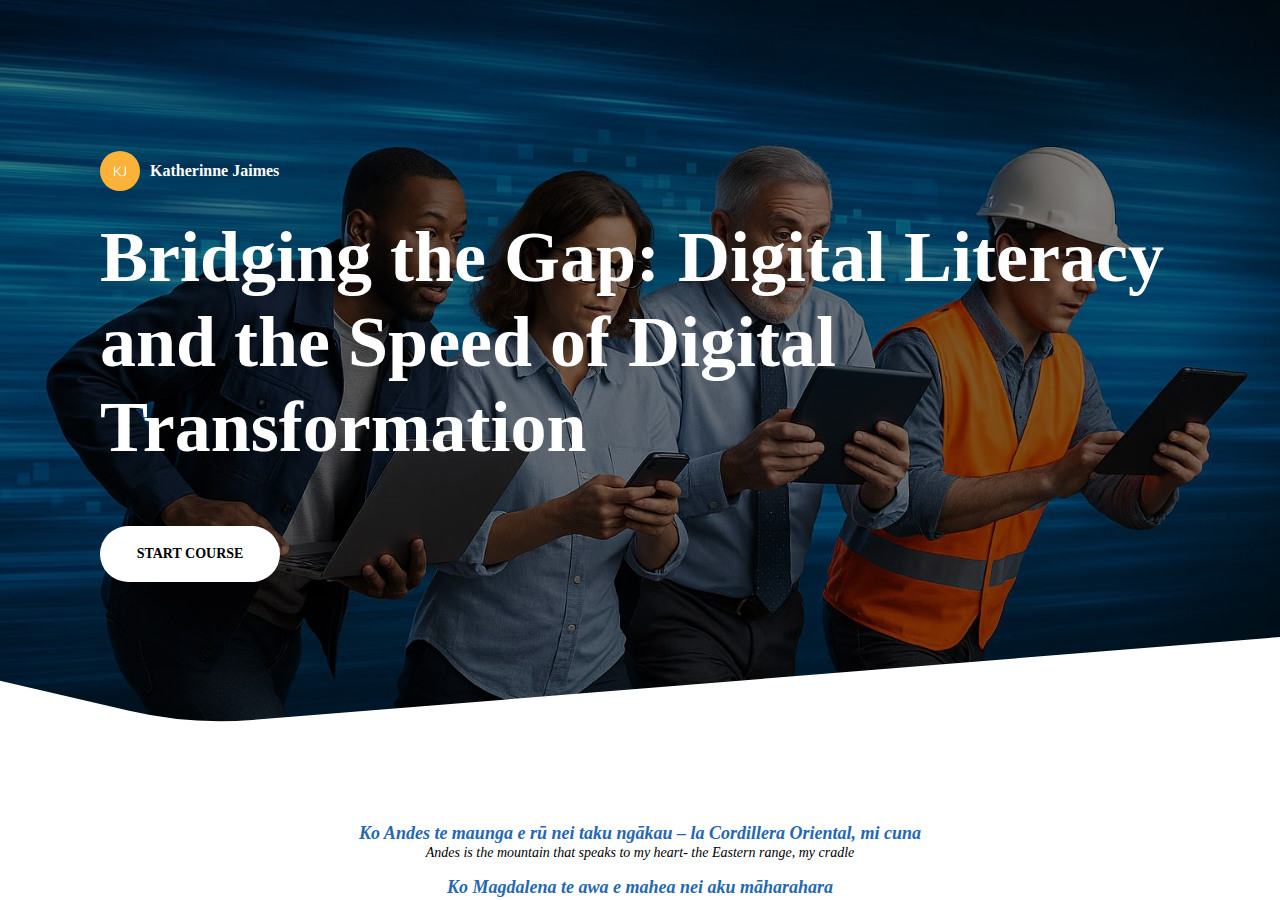
<file: index.html>
<!DOCTYPE html>
<html lang="en" class="">
  <head>
    <meta http-equiv="X-UA-Compatible" content="IE=edge,chrome=1">
    <meta name="viewport" content="width=device-width, initial-scale=1">
    <meta charset="utf-8">

    <title>Bridging the Gap: Digital Literacy and the Speed of Digital Transformation</title>

    <link type="text/css" rel="stylesheet" href="lib/icomoon.css">
    <script type="text/javascript" src="lib/player-0.0.11.min.js"></script>
    <script type="text/javascript" src="lib/lzwcompress.js"></script>

    <!-- Resize Hack -->
    <script type="text/javascript">
      window.resizeTo(screen.width, screen.height);
    </script>
    

    <script id="__ENTRY__" type="application/json">
      {".js":["rise/1b014bcb.js"],".css":["sandbox/4adfab46.css"]}
    </script>

    <script id="__REMOTE_ENTRIES__" type="application/json">
      {"mondrian":{".js":["mondrian/entry.js"]}}
    </script>

    <script>
      (function() {
        const jsonp = {}

        function loadModule(manifest) {
          const p = []

          if (manifest['.css'] != null) {
            for (var idx = 0; idx < manifest['.css'].length; idx++) {
              p.push(new Promise((resolve, reject) => {
                var link = document.createElement('link')
                link.onload = resolve
                link.onerror = reject
                link.rel = 'stylesheet'
                link.href = 'lib/' + manifest['.css'][idx]
                document.body.appendChild(link)
              }))
            }
          }

          if (manifest['.js'] != null) {
            for (var idx = 0; idx < manifest['.js'].length; idx++) {
              p.push(new Promise((resolve, reject) => {
                var script = document.createElement('script')
                script.onload = resolve
                script.onerror = reject
                script.src = 'lib/' + manifest['.js'][idx]
                document.body.appendChild(script)
              }))
            }
          }

          return Promise.all(p)
        }

        function deserialize(str) {
          const buffer = Uint8Array.from(atob(str), c => c.charCodeAt(0))
          const json = new TextDecoder().decode(buffer)
          const result = JSON.parse(json)
          return result
        }

        function __loadEntry() {
          return loadModule(JSON.parse(document.getElementById('__ENTRY__').textContent))
        }

        function __loadRemoteEntry(name) {
          const manifest = JSON.parse(document.getElementById('__REMOTE_ENTRIES__').textContent)
          if (manifest[name] == null) throw new Error(`Missing manifest for remote entry "${name}".`)
          return loadModule(manifest[name])
        }
        
        async function __loadJsonp(id, path) {
          try {
            return await new Promise((resolve, reject) => {
              try {
                jsonp[id] = resolve
                const script = document.createElement('script')
                script.onerror = reject
                script.src = `./${path}`
                document.head.appendChild(script)
              } catch (err) {
                reject(err)
              }
            })
          } finally {
            delete jsonp[id]
          }
        }

        function __resolveJsonp(id, data) {
          const resolve = jsonp[id]
          if (typeof resolve !== 'function') {
            throw new Error(`Could not load JSONP "${id}"`)
          }
          resolve(data)
        }

        async function __fetchCourse(name) {
          name = name == null ? window.i18n.default : name
          if (!window.i18n.available.includes(name)) {
            console.warn(`Could not load locale "${name}"`)
            name = window.i18n.available[0]
          }
          const encoded = await __loadJsonp(`course:${name}`, `locales/${name}.js`)
          const courseData = deserialize(encoded)
          return courseData
        }

        window.__loadEntry = __loadEntry
        window.__loadRemoteEntry = __loadRemoteEntry
        window.__loadJsonp = __loadJsonp
        window.__resolveJsonp = __resolveJsonp
        window.__fetchCourse = __fetchCourse
      })()
    </script>
  </head>
  <body>
    <div id="app"></div>
    <script type="text/javascript">
  (function(root) {
    window.i18n = {"available":["en"],"default":"en"};
    window.partnerContent = [];

    function isExport() {
      return true;
    }

    function resolvePath(path) {
      return ('assets/').concat(path);
    }

    function resolveFontPath(font) {
      return ('lib/fonts/').concat(font.key.split('/').reverse()[0]);
    }

    function fetchAvailableLocales() {
      return window.i18n
    }

    root.Runtime = {
      fetch: window.__fetchCourse,
      fetchAvailableLocales: fetchAvailableLocales,
      isExport: isExport,
      resolvePath: resolvePath,
      resolveFontPath: resolveFontPath
    };
  }(window));
</script>

    
    <script>__loadEntry()</script>
    
  </body>
</html>
</file>
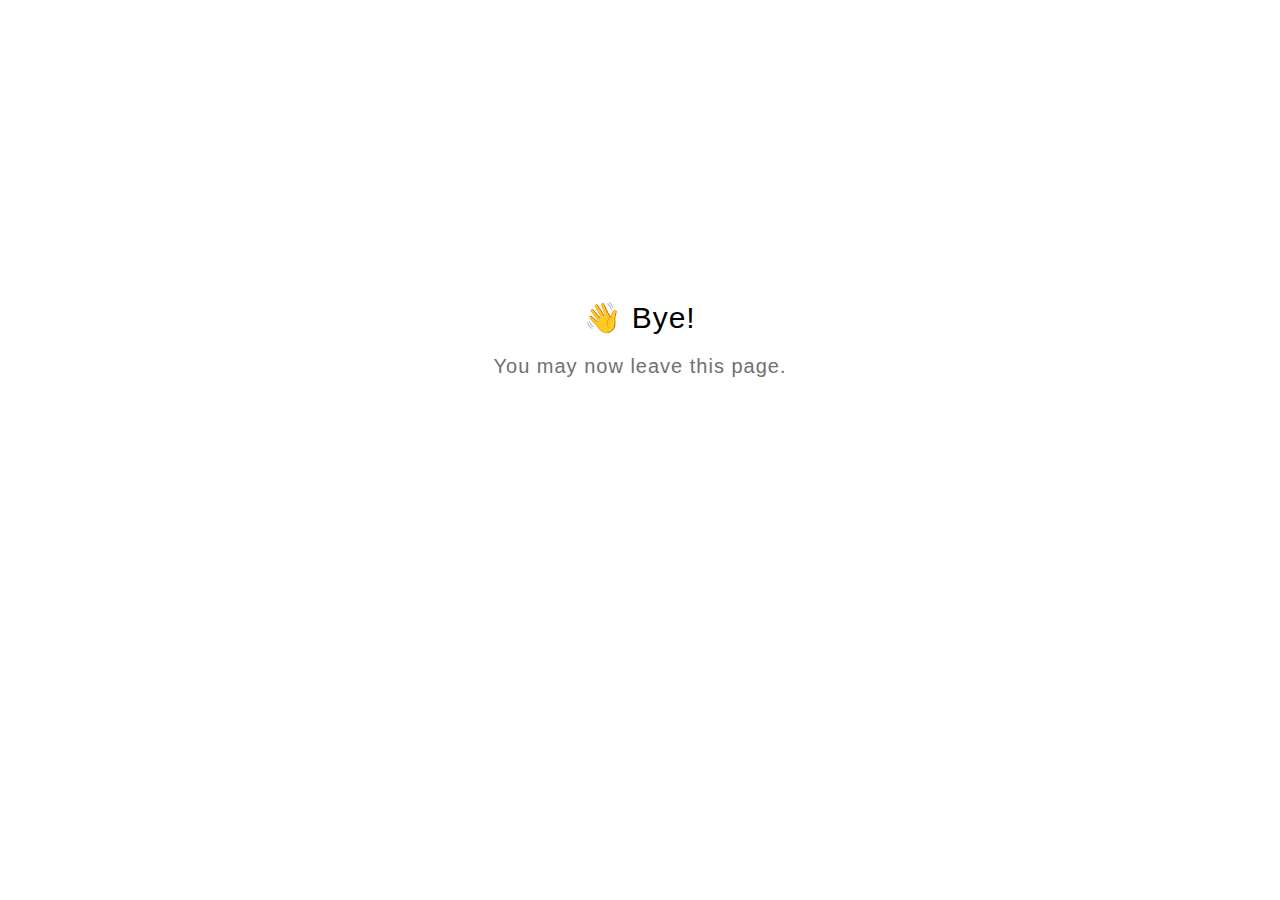
<file: goodbye.html>
<!DOCTYPE html>
<html lang="en">
  <head>
    <title>Goodbye</title>
    <meta charset="utf-8" lang="en">
    <style>
      html {
        font-size: 20px;
        font-family: 'lato', sans-serif;
        font-weight: lighter;
        letter-spacing: 0.05rem;
      }

      .goodbye-container {
        text-align: center;
        margin-top: 15rem;
      }

      .bye-message {
        font-size: 1.5rem;
      }

      .exit-text {
        color: #707070;
        margin-top: 1rem;
      }
    </style>
  </head>
  <body>
    <div class="goodbye-container">
      <div class="bye-message">👋 Bye!</div>
      <div class="exit-text">You may now leave this page.</div>
    </div>
  </body>
</html>
</file>
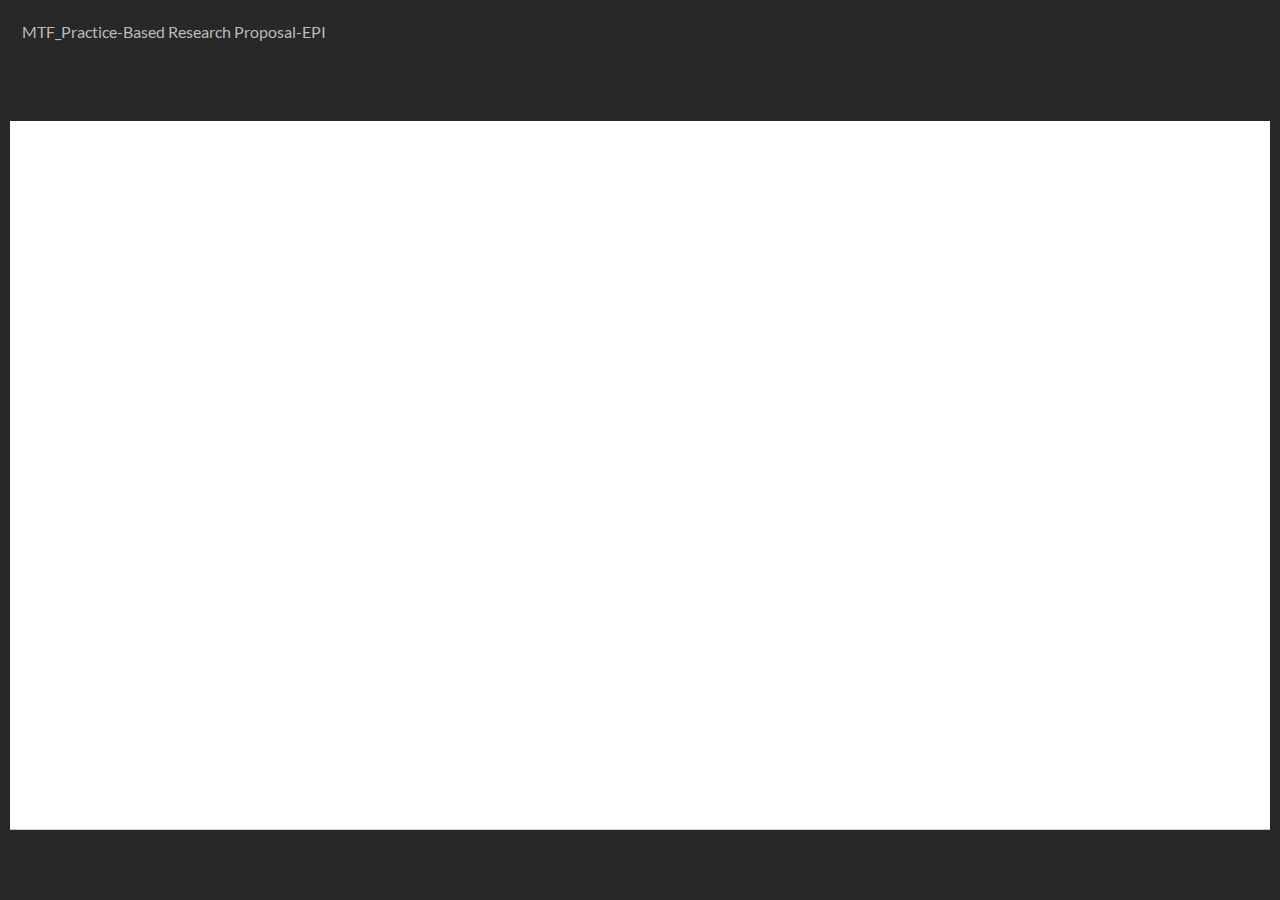
<file: assets/eYiZ7M_0Y_Xu-gwy/story.html>
﻿<!doctype html>
<html lang="en-US">
<head>
  <meta charset="utf-8">
  <!-- Created using Storyline 360 x64 - http://www.articulate.com  -->
  <!-- version: 3.101.34961.0 -->
  <title>MTF_Practice-Based Research Proposal-EPI</title>
  <meta http-equiv="x-ua-compatible" content="IE=edge"/>
  <meta name="viewport" content="width=device-width,initial-scale=1,user-scalable=no,shrink-to-fit=no,minimal-ui"/>
  <meta name="apple-mobile-web-app-capable" content="yes"/>
  <style>
    html, body { height: 100%; padding: 0; margin: 0 }
    #app { height: 100%; width: 100%; }
  </style>

  <script>
    window.DS = {};
    window.globals = {
      DATA_PATH_BASE: '',
      HAS_FRAME: true,
      HAS_SLIDE: true,

      lmsPresent: false,
      tinCanPresent: false,
      cmi5Present: false,
      aoSupport: false,
      scale: 'Scaled',
      captureRc: false,
      browserSize: 'optimal',
      bgColor: '#282828',
      features: 'DropInBase,JsApiBasics,MultipleQuizTracking,NativePrompts,PlayerSizeOption,TextEntryCharacterLimit',
      themeName: 'unified',
      preloaderColor: '#FFFFFF',
      suppressAnalytics: false,
      productChannel: 'stable',
      publishSource: 'storyline',
      aid: 'aid|8a443080-34f7-4fab-a589-83dd865cd374',
      cid: '45fa3887-4001-4c36-b06f-f8cdf3d86cb9',
      playerVersion: '3.101.34961.0',
      publishTimestamp: '2025-07-12T01:47:15.8910491Z',
      maxIosVideoElements: 10,
      connectionSettings: { message: 'You%20are%20offline.%20Trying%20to%20reconnect...', useDarkTheme: false, mode: 'disabled' },
      hasFeature: function(feature) {
        return this.features.split(',').includes(feature);
      },
      
      parseParams: function(qs) {
        if (window.globals.parsedParams != null) {
          return window.globals.parsedParams;
        }
        qs = (qs || window.location.search.substr(1)).split('+').join(' ');
        var params = {},
            tokens,
            re = /[?&]?([^=]+)=([^&]*)/g;

        while (tokens = re.exec(qs)) {
          params[decodeURIComponent(tokens[1]).trim()] =
            decodeURIComponent(tokens[2]).trim();
        }
        window.globals.parsedParams = params;
        return params;
      }

    };

    if (window.flagsUnderTest != null) {
      window.globals.features = window.flagsUnderTest.reduce((accum, feature) => {
        if (!accum.includes(feature)) {
          accum.push(feature);
        }
        return accum;
      }, window.globals.features.split(',')).join();
    }
  </script>
  <script>
    var isIe11 = ('ActiveXObject' in window || window.MSBlobBuilder != null)
      && window.msCrypto != null && !window.ActiveXObject;
    if (isIe11) {
      window.globals.unsupportedBrowser = true;
      document.write(atob('[base64]'));
    }
  </script>

  <script>
    if (window.globals.hasFeature('Localization')) {
      
      
    }
  </script>

  
  <script>window.THREE = { };</script>
  
<meta name="robots" content="noindex, nofollow"></head>
<body style="background: #282828" class="cs-HTML theme-unified">
<script src="player-interface.js"></script>
  <script>!function(){var e,i=/iPhone/i,o=/iPod/i,n=/iPad/i,t=/\biOS-universal(?:.+)Mac\b/i,r=/\bAndroid(?:.+)Mobile\b/i,a=/Android/i,d=/(?:SD4930UR|\bSilk(?:.+)Mobile\b)/i,p=/Silk/i,l=/Windows Phone/i,u=/\bWindows(?:.+)ARM\b/i,b=/BlackBerry/i,s=/BB10/i,c=/Opera Mini/i,f=/\b(CriOS|Chrome)(?:.+)Mobile/i,h=/Mobile(?:.+)Firefox\b/i,v=function(e){return void 0!==e&&"MacIntel"===e.platform&&"number"==typeof e.maxTouchPoints&&e.maxTouchPoints>1&&"undefined"==typeof MSStream};e=function(e){var m={userAgent:"",platform:"",maxTouchPoints:0};e||"undefined"==typeof navigator?"string"==typeof e?m.userAgent=e:e&&e.userAgent&&(m={userAgent:e.userAgent,platform:e.platform,maxTouchPoints:e.maxTouchPoints||0}):m={userAgent:navigator.userAgent,platform:navigator.platform,maxTouchPoints:navigator.maxTouchPoints||0};var g=m.userAgent,y=g.split("[FBAN");void 0!==y[1]&&(g=y[0]),void 0!==(y=g.split("Twitter"))[1]&&(g=y[0]);var A=function(e){return function(i){return i.test(e)}}(g),w={apple:{phone:A(i)&&!A(l),ipod:A(o),tablet:!A(i)&&(A(n)||v(m))&&!A(l),universal:A(t),device:(A(i)||A(o)||A(n)||A(t)||v(m))&&!A(l)},amazon:{phone:A(d),tablet:!A(d)&&A(p),device:A(d)||A(p)},android:{phone:!A(l)&&A(d)||!A(l)&&A(r),tablet:!A(l)&&!A(d)&&!A(r)&&(A(p)||A(a)),device:!A(l)&&(A(d)||A(p)||A(r)||A(a))||A(/\bokhttp\b/i)},windows:{phone:A(l),tablet:A(u),device:A(l)||A(u)},other:{blackberry:A(b),blackberry10:A(s),opera:A(c),firefox:A(h),chrome:A(f),device:A(b)||A(s)||A(c)||A(h)||A(f)},any:!1,phone:!1,tablet:!1};return w.any=w.apple.device||w.android.device||w.windows.device||w.other.device,w.phone=w.apple.phone||w.android.phone||w.windows.phone,w.tablet=w.apple.tablet||w.android.tablet||w.windows.tablet,w}(),"object"==typeof exports&&"undefined"!=typeof module?module.exports=e:"function"==typeof define&&define.amd?define((function(){return e})):this.isMobile=e}();
    window.isMobile.apple.tablet = window.isMobile.apple.tablet ||
      (navigator.platform === 'MacIntel' && navigator.maxTouchPoints > 1);
    window.isMobile.apple.device = window.isMobile.apple.device || window.isMobile.apple.tablet;
    window.isMobile.tablet = window.isMobile.tablet || window.isMobile.apple.tablet;
    window.isMobile.any = window.isMobile.any || window.isMobile.apple.tablet;
  </script>

  <div id="focus-sink" tabindex="-1"></div>

  <div id="preso"></div>
  <script>
    (function() {

      var classTypes = [ 'desktop', 'mobile', 'phone', 'tablet' ];

      var addDeviceClasses = function(prefix, testObj) {
        var curr, i;
        for (i = 0; i < classTypes.length; i++) {
          curr = classTypes[i];
          if (testObj[curr]) {
            document.body.classList.add(prefix + curr);
          }
        }
      };

      var params = window.globals.parseParams(),
          isDevicePreview = params.devicepreview === '1',
          isPhoneOverride = params.deviceType === 'phone' || (isDevicePreview && params.phone == '1'),
          isTabletOverride = (params.deviceType === 'tablet' || isDevicePreview) && !isPhoneOverride,
          isMobileOverride = isPhoneOverride || isTabletOverride;

      var deviceView = {
        desktop: !window.isMobile.any && !isMobileOverride,
        mobile: window.isMobile.any || isMobileOverride,
        phone: isPhoneOverride || (window.isMobile.phone && !isTabletOverride),
        tablet: isTabletOverride || window.isMobile.tablet
      };

      window.globals.deviceView = deviceView;
      window.isMobile.desktop = !window.isMobile.any;
      window.isMobile.mobile = window.isMobile.any;

      addDeviceClasses('view-', deviceView);

    })();
  </script>
  
  <script src='story_content/triggers.js' type=text/javascript></script>
<script src='story_content/user.js' type=text/javascript></script>
  <div class="slide-loader"></div>

  <script>
    var doc = document, loader = doc.body.querySelector('.slide-loader'); [ 1, 2, 3 ].forEach(function(n) { var d = doc.createElement('div'); d.style.backgroundColor = window.globals.preloaderColor; d.classList.add('mobile-loader-dot'); d.classList.add('dot' + n); loader.appendChild(d); });
  </script>

  <div class="mobile-load-title-overlay" style="display: none">
    <div class="mobile-load-title">MTF_Practice-Based Research Proposal-EPI</div>
  </div>

  <div class="mobile-chrome-warning"></div>

  
<style>
  .warn-connection-dialog {
    display: none;
    background: transparent;
    pointer-events: all;
    position: fixed;
    left: 0;
    top: 0;
    width: 100%;
    height: 100%;
    z-index: 999;
  }

  .warn-connection-content {
    pointer-events: all;
    border-radius: 4px;
    background: white;
    border: 1px solid #E7E7E7;
    color: #333333;
    box-shadow: 0 2px 4px rgba(0, 0, 0, 0.25);
    transition: all 150ms ease-out;
    position: absolute;
    white-space: nowrap;
  }

  .view-phone.is-landscape .warn-connection-content {
    left: 23px;
    bottom: 23px;
  }

  .view-tablet.is-landscape .warn-connection-content {
    left: 50%;
    top: 20px;
    transform: translateX(-50%);
  }

  .view-mobile.is-portrait .warn-connection-content {
    transform: translate(-50%, calc(-100% - 15px));
  }

  .warn-connection-content p {
    display: inline-block;
    margin: 0 8px 0 0;
    line-height: 33px;
    font-size: 11px;
  }

  .warn-connection-content svg {
    position: relative;
    vertical-align: middle;
    margin: 0 2px 2px 8px;
  }

  .view-desktop .warn-connection-content {
    left: 1.5em;
    bottom: 1.5em;
  }

  .view-desktop .warn-connection-content p {
    font-size: 1.1em;
  }

  .is-offline .warn-connection-dialog {
    display: block;
  }

  .is-offline .cs-panel * {
    pointer-events: none !important;
  }

  .is-offline .cs-panel {
    pointer-events: all !important;
  }

  .is-offline #nav-controls * {
    pointer-events: none !important;
  }

  .is-offline #nav-controls {
    pointer-events: all !important;
  }
</style>

<div class="warn-connection-dialog" role="alertdialog" aria-modal="true" tabindex="0" aria-labelledby="warn-connection-message">
  <div class="warn-connection-content">
    <svg width="17" height="15" viewBox="0 0 17 15" xmlns="http://www.w3.org/2000/svg">
      <path fill="#8F0000" stroke="white" d="M16.07,12.98 L15.88,12.23 L9.51,1.21 C8.97,0.26,7.6,0.26,7.06,1.21 L0.69,12.23 C0.15,13.16,0.81,14.36,1.91,14.36 H14.65 C15.47,14.36,16.05,13.7,16.07,12.98 Z"/>
      <path fill="white" stroke="white" d="M8.58,5.5 C8.35,5.28,8.5,5.35,8.21,5.32 C8.09,5.35,7.97,5.49,7.96,5.67 C7.97,5.79,7.98,5.92,7.98,6.04 L7.98,6.04 C7.99,6.17,8,6.31,8.01,6.43 L8.01,6.44 C8.03,6.92,8.06,7.41,8.09,7.9 L8.09,7.9 C8.12,8.39,8.14,8.88,8.17,9.37 C8.17,9.39,8.18,9.42,8.2,9.44 C8.23,9.46,8.25,9.47,8.28,9.47 C8.31,9.47,8.34,9.46,8.35,9.44 C8.37,9.43,8.38,9.4,8.39,9.35 L8.39,9.34 C8.39,9.24,8.4,9.15,8.4,9.05 L8.4,9.05 C8.41,8.96,8.41,8.86,8.42,8.75 C8.43,8.44,8.45,8.12,8.47,7.81 L8.47,7.81 C8.49,7.49,8.51,7.18,8.53,6.87 C8.55,6.46,8.56,6.05,8.59,5.64 L8.6,5.62 C8.6,5.57,8.59,5.53,8.58,5.5 L8.21,5.32 Z"/>
      <circle fill="white" stroke="white" cx="8.3" cy="11.35" r="0.3"/>
    </svg>
    <p id="warn-connection-message">You are offline. Trying to reconnect...</p>
  </div>
</div>

<script>
  (function() {
    window.DS.connection = {
      warningShown: false,
      assets: {},
      loadingAssetGroup: false,
      retryDelay: 500
    };

    var connectionSettings = window.globals.connectionSettings || {};

    var useConnectionMessages = window.AbortController != null &&
      window.location.protocol != 'file:' &&
      connectionSettings.mode === 'normal';

    window.DS.connection.useConnectionMessages = useConnectionMessages;

    var assetCount = 0;
    var checkLoadedId;


    if (useConnectionMessages && connectionSettings != null) {
      var contentEl = document.querySelector('.warn-connection-content');
      var messageEl = contentEl.querySelector('p');

      if (connectionSettings.useDarkTheme) {
        contentEl.style.borderColor = '#BABBBA';
        contentEl.style.backgroundColor = '#282828';
        contentEl.style.color = '#FFFFFF';
      }

      if (connectionSettings.message != null) {
        messageEl.textContent = window.decodeURIComponent(connectionSettings.message);
      }
    }

    function checkAssetsReady() {
      for (var i in DS.connection.assets) {
        if (!DS.connection.assets[i].success) {
          return false;
        }
      }
      return true;
    }

    function stopAssetGroup() {
      if (!useConnectionMessages) { return; }

      assetCount = 0;

      DS.connection.oldAssetGroup = DS.connection.assets;
      DS.connection.assets = {};
      DS.connection.loadingAssetGroup = false;
      clearInterval(checkLoadedId);
    }

    function startAssetGroup() {
      if (!useConnectionMessages) { return; }
      var ticks = 0;
      clearInterval(checkLoadedId);
      checkLoadedId = setInterval(function() {
        var loaded = 0;
        if (assetCount === 0 && loaded === 0) {
          clearInterval(checkLoadedId);
          return;
        }

        for (var i in DS.connection.assets) {
          if (DS.connection.assets[i].success) {
            loaded++;
          }
        }

        if (assetCount === loaded && checkAssetsReady()) {
          for (var i in DS.connection.assets) {
            if (DS.connection.assets[i].action) {
              DS.connection.assets[i].action();
            }
          }
          hideWarning();
          stopAssetGroup();
        }
      }, 100)
    }

    function requiredAsset(url, action, retry, type) {
      if (!useConnectionMessages) { return; }
      if (DS.connection.assets[url]) { return; }

      DS.connection.assets[url] = {
        success: false, action: action, retry: retry, type: type
      };
      assetCount = Object.keys(DS.connection.assets).length;
      if (!DS.connection.loadingAssetGroup) {
        startAssetGroup();
      }
      DS.connection.loadingAssetGroup = true;
    }

    function assetLoaded(url) {
      if (!useConnectionMessages) { return; }
      if (DS.connection.assets[url]) {
        DS.connection.assets[url].success = true;
      }
    }

    function assetFailed(url) {
      if (!useConnectionMessages) { return; }
      if (!DS.connection.assets[url]) {
        if (/\.js$/.test(url) && url.indexOf('transcripts') === -1) {
          setTimeout(function() {
            if (DS.connection.lastSlideLoaded != null) {
              DS.connection.lastSlideLoaded();
            }
          }, DS.connection.retryDelay);
        }
        return;
      }
      if (!DS.connection.warningShown) { showWarning(); }
      if (DS.connection.assets[url].retry) {
        setTimeout(function() {
          if (!DS.connection.assets[url].success) {
            DS.connection.assets[url].retry()
          }
        }, DS.connection.retryDelay);
      }
    }

    function hideWarning() {
      document.body.classList.remove('is-offline');
      DS.connection.warningShown = false;
      enableKeys();
    }
    DS.connection.hideWarning = hideWarning

    function showWarning(btn) {
      document.body.classList.add('is-offline')
      DS.connection.warningShown = true;
      updateWarningPosition();
      disableKeys();
    }

    function updateWarningPosition() {
      if (!DS.connection.warningShown) {
        return;
      }

      var isPortrait = document.body.classList.contains('is-portrait');
      var isMobile = document.body.classList.contains('view-mobile');
      var warningEl = document.querySelector('.warn-connection-content');

      if (isPortrait && isMobile) {
        var slide = document.querySelector('.primary-slide');
        var slideRect = slide != null
          ? slide.getBoundingClientRect()
          : { top: window.innerHeight, left: 0, width: window.innerWidth };

        warningEl.style.top = `${slideRect.top}px`
        warningEl.style.left = `${slideRect.left + slideRect.width / 2}px`
      } else {
        warningEl.style.top = null;
        warningEl.style.left = null;
      }

      window.requestAnimationFrame(updateWarningPosition);
    }

    function onDisableKeyDown(e) {
      e.preventDefault();
      e.stopImmediatePropagation();
    }

    function onDisableKeyUp(e) {
      e.preventDefault();
      e.stopImmediatePropagation();
    }

    var accStyle = document.createElement('style');
    var warnDialogEl = document.querySelector('.warn-connection-dialog');

    function disableKeys() {
      if (DS.views && DS.views.nsStack && DS.views.nsStack.length === 1) {
        DS.views.nsStack[0].tabReachable = false
        DS.views.nsStack[0].updateTabIndex(true, true);
      }

      accStyle.innerHTML = '.acc-shadow-dom { display: none; }';
      document.body.appendChild(accStyle);

      warnDialogEl.parentNode.append(warnDialogEl);
      warnDialogEl.focus();
    }

    function enableKeys() {
      accStyle.remove();
      if (DS.views && DS.views.nsStack && DS.views.nsStack.length === 1 && DS.views.nsStack[0].name === '_frame') {
        DS.views.nsStack[0].tabReachable = true;
        DS.views.nsStack[0].updateTabIndex();
      }
    }

    // these will all be noops if the feature flag isn't set in
    // the data and `window.globals.features`
    DS.connection.requiredAsset = requiredAsset;
    DS.connection.assetLoaded = assetLoaded;
    DS.connection.assetFailed = assetFailed;
    DS.connection.stopAssetGroup = stopAssetGroup;
    DS.connection.startAssetGroup = startAssetGroup;
  })();
</script>


  <script>
    
    if (window.autoSpider && window.vInterfaceObject) {
      document.querySelector('.mobile-load-title-overlay').style.display = 'none';
    }
  </script>

  

  <link rel="stylesheet" href="html5/data/css/output.min.css" data-noprefix/>
</body>
<script src="html5/lib/scripts/bootstrapper.min.js"></script>
</html>
</file>
<file: lib/icomoon.css>
@font-face {
	font-family: 'icomoon';
	src:  url('fonts/icomoon.ttf') format('truetype'),
				url('fonts/icomoon.woff') format('woff');
	font-weight: normal;
	font-style: normal;
}

[class^="icon-"], [class*=" icon-"] {
	/* use !important to prevent issues with browser extensions that change fonts */
	font-family: 'icomoon' !important;
	speak: none;
	font-style: normal;
	font-weight: normal;
	font-variant: normal;
	text-transform: none;
	line-height: 1;

	/* Better Font Rendering =========== */
	-webkit-font-smoothing: antialiased;
	-moz-osx-font-smoothing: grayscale;
}

.icon-edit-author-name:before {
	content: "\e976";
}
.icon-lock:before {
	content: "\e977";
}
.icon-checkmark-valid:before {
	content: "\e95d";
}
.icon-close-media-panel:before {
	content: "\e95e";
}
.icon-trash4:before {
	content: "\e95f";
}
.icon-x-invalid-url:before {
	content: "\e960";
}
.icon-attach2:before {
	content: "\e961";
}
.icon-bold:before {
	content: "\e962";
}
.icon-fontcolor:before {
	content: "\e963";
}
.icon-fontsize:before {
	content: "\e964";
}
.icon-italic:before {
	content: "\e965";
}
.icon-link:before {
	content: "\e966";
}
.icon-orderedlist:before {
	content: "\e967";
}
.icon-quote:before {
	content: "\e968";
}
.icon-unorderedlist:before {
	content: "\e969";
}
.icon-feedback:before {
	content: "\e910";
}
.icon-review:before {
	content: "\e911";
}
.icon-customizable:before {
	content: "\e908";
}
.icon-design:before {
	content: "\e909";
}
.icon-interactions:before {
	content: "\e90a";
}
.icon-questions:before {
	content: "\e90b";
}
.icon-scenarios2:before {
	content: "\e90c";
}
.icon-slides:before {
	content: "\e90d";
}
.icon-desktop:before {
	content: "\e902";
}
.icon-expressions:before {
	content: "\e903";
}
.icon-poses:before {
	content: "\e904";
}
.icon-retina:before {
	content: "\e905";
}
.icon-scenarios:before {
	content: "\e906";
}
.icon-transparency:before {
	content: "\e907";
}
.icon-Master-01:before {
	content: "\e934";
}
.icon-Master-02:before {
	content: "\e93a";
}
.icon-Master-03:before {
	content: "\e939";
}
.icon-Master-04:before {
	content: "\e936";
}
.icon-Master-05:before {
	content: "\e93b";
}
.icon-Master-06:before {
	content: "\e935";
}
.icon-Master-07:before {
	content: "\e937";
}
.icon-Master-08:before {
	content: "\e938";
}
.icon-Master-09:before {
	content: "\e922";
}
.icon-Master-10:before {
	content: "\e926";
}
.icon-Master-11:before {
	content: "\e924";
}
.icon-Master-12:before {
	content: "\e928";
}
.icon-Master-13:before {
	content: "\e923";
}
.icon-Master-14:before {
	content: "\e925";
}
.icon-Master-15:before {
	content: "\e929";
}
.icon-Master-16:before {
	content: "\e927";
}
.icon-Master-17:before {
	content: "\e92b";
}
.icon-Master-18:before {
	content: "\e92c";
}
.icon-Master-19:before {
	content: "\e92d";
}
.icon-Master-20:before {
	content: "\e92e";
}
.icon-Master-21:before {
	content: "\e92f";
}
.icon-Master-22:before {
	content: "\e930";
}
.icon-Master-23:before {
	content: "\e931";
}
.icon-Master-24:before {
	content: "\e932";
}
.icon-Master-25:before {
	content: "\e933";
}
.icon-Master-26:before {
	content: "\e92a";
}
.icon-check-circle:before {
	content: "\e803";
}
.icon-trash:before {
	content: "\e804";
}
.icon-rotation:before {
	content: "\e91a";
}
.icon-vector:before {
	content: "\e91b";
}
.icon-mute:before {
	content: "\e90e";
}
.icon-volume:before {
	content: "\e90f";
}
.icon-logo:before {
	content: "\e805";
}
.icon-share:before {
	content: "\e801";
}
.icon-sorting:before {
	content: "\e91c";
}
.icon-more:before {
	content: "\e91d";
}
.icon-copy:before {
	content: "\e951";
}
.icon-clock:before {
	content: "\e915";
}
.icon-quotes-left:before {
	content: "\e918";
}
.icon-list-numbered:before {
	content: "\e916";
}
.icon-list2:before {
	content: "\e917";
}
.icon-plus:before {
	content: "\e60a";
}
.icon-info:before {
	content: "\e974";
}
.icon-cross:before {
	content: "\e913";
}
.icon-checkmark:before {
	content: "\e975";
}
.icon-arrow-up2:before {
	content: "\e959";
}
.icon-arrow-down2:before {
	content: "\e95a";
}
.icon-sort-alpha-asc:before {
	content: "\e912";
}
.icon-rtf:before {
	content: "\e94b";
}
.icon-doc:before {
	content: "\e94a";
}
.icon-pdf:before {
	content: "\e94c";
}
.icon-ppt:before {
	content: "\e94d";
}
.icon-file:before {
	content: "\e94e";
}
.icon-xls:before {
	content: "\e94f";
}
.icon-zip:before {
	content: "\e950";
}
.icon-file-alt:before {
	content: "\e944";
}
.icon-doc-alt:before {
	content: "\e943";
}
.icon-pdf-alt:before {
	content: "\e945";
}
.icon-ppt-alt:before {
	content: "\e946";
}
.icon-rtf-alt:before {
	content: "\e947";
}
.icon-xls-alt:before {
	content: "\e948";
}
.icon-zip-alt:before {
	content: "\e949";
}
.icon-attach:before {
	content: "\e942";
}
.icon-reload:before {
	content: "\e941";
}
.icon-trash2:before {
	content: "\e60d";
}
.icon-arrow-left:before {
	content: "\e608";
}
.icon-arrow-right:before {
	content: "\e609";
}
.icon-check-alt:before {
	content: "\e606";
}
.icon-password-view:before {
	content: "\e972";
}
.icon-password-hide:before {
	content: "\e973";
}
.icon-view-grid:before {
	content: "\e96c";
}
.icon-grid-view:before {
	content: "\e96c";
}
.icon-view-list:before {
	content: "\e96d";
}
.icon-list-view:before {
	content: "\e96d";
}
.icon-blocks:before {
	content: "\e95b";
}
.icon-list3:before {
	content: "\e95c";
}
.icon-export:before {
	content: "\e958";
}
.icon-screencast:before {
	content: "\e957";
}
.icon-cursor:before {
	content: "\e956";
}
.icon-documents:before {
	content: "\e952";
}
.icon-duplicate:before {
	content: "\e952";
}
.icon-trash3:before {
	content: "\e953";
}
.icon-Article:before {
	content: "\e93c";
}
.icon-Interaction:before {
	content: "\e93d";
}
.icon-Quiz:before {
	content: "\e93e";
}
.icon-Video:before {
	content: "\e93f";
}
.icon-trashcan:before {
	content: "\e921";
}
.icon-marker_style:before {
	content: "\e920";
}
.icon-photo:before {
	content: "\e91f";
}
.icon-microphone:before {
	content: "\e91e";
}
.icon-plus2:before {
	content: "\e800";
}
.icon-processing:before {
	content: "\e607";
}
.icon-menu:before {
	content: "\e602";
}
.icon-headset:before {
	content: "\e603";
}
.icon-list:before {
	content: "\e604";
}
.icon-video:before {
	content: "\e605";
}
.icon-mail:before {
	content: "\e954";
}
.icon-remove:before {
	content: "\e955";
}
.icon-up-level-2:before {
	content: "\e96e";
}
.icon-up-level-list-2:before {
	content: "\e96f";
}
.icon-plus-circle:before {
	content: "\e802";
}
.icon-up-level:before {
	content: "\e970";
}
.icon-up-level-list:before {
	content: "\e971";
}
.icon-eye:before {
	content: "\e96b";
}
.icon-tick:before {
	content: "\e900";
}
.icon-check:before {
	content: "\e901";
}
.icon-link-alt:before {
	content: "\e919";
}
.icon-chevron-down:before {
	content: "\e60b";
}
.icon-chevron-up:before {
	content: "\e60c";
}
.icon-chevron-left:before {
	content: "\e600";
}
.icon-chevron:before {
	content: "\e601";
}
.icon-chevron-right:before {
	content: "\e601";
}
.icon-close-small:before {
	content: "\e940";
}
.icon-pie-chart:before {
	content: "\e914";
}
.icon-alert:before {
	content: "\e96a";
}
</file>
<file: assets/eYiZ7M_0Y_Xu-gwy/html5/data/css/output.min.css>
@font-face {
  font-family: 'Lato Charset1_ 5g9XsspO0C833EB4';
  src: url('[data-uri]');
  font-style: normal;
  font-weight: normal;
}
.cs-HTML {
  background: rgba(40, 40, 40, 1);
}
.cs-npnxnanbnsnfns00000000001 .cs-infopanel  {
  box-shadow: 0 1px 0 rgba(0, 0, 0, 0);
  background: rgba(255, 255, 255, 1);
}
.cs-npnxnanbnsnfns00000000001 .cs-infopanel .cs-link {
  color: rgba(186, 187, 186, 1);
}
.cs-npnxnanbnsnfns00000000001 .cs-infopanel .cs-link:hover {
  color: rgba(255, 255, 255, 1);
}
.cs-npnxnanbnsnfns00000000001 .cs-infopanel .cs-name {
  color: rgba(68, 68, 68, 1);
}
.cs-npnxnanbnsnfns00000000001 .cs-infopanel .cs-title {
  color: rgba(153, 153, 153, 1);
}
.cs-npnxnanbnsnfns00000000001 .cs-infopanelpopup  {
  box-shadow: 0 1px 0 rgba(0, 0, 0, 0);
  background: rgba(0, 0, 0, 0);
}
.cs-npnxnanbnsnfns00000000001 .cs-infopanelpopup .cs-link {
  color: rgba(255, 0, 0, 1);
}
.cs-npnxnanbnsnfns00000000001 .cs-infopanelpopup .cs-link:hover {
  color: rgba(255, 255, 255, 1);
}
.cs-npnxnanbnsnfns00000000001 .cs-infopanelpopup .cs-name {
  color: rgba(255, 255, 255, 1);
}
.cs-npnxnanbnsnfns00000000001 .cs-infopanelpopup .cs-bio {
  color: rgba(186, 187, 186, 1);
}
.cs-npnxnanbnsnfns00000000001 .cs-timer  {
  color: rgba(186, 187, 186, 1);
}
.cs-npnxnanbnsnfns00000000001 .cs-duration stop:first-child {
  stop-color: rgba(60, 60, 60, 1);
}
.cs-npnxnanbnsnfns00000000001 .cs-duration stop:last-child {
  stop-color: rgba(60, 60, 60, 1);
}
.cs-npnxnanbnsnfns00000000001 .cs-elapsed stop:first-child {
  stop-color: rgba(254, 227, 71, 1);
}
.cs-npnxnanbnsnfns00000000001 .cs-elapsed stop:last-child {
  stop-color: rgba(254, 227, 71, 1);
}
.cs-npnxnanbnsnfns00000000001 .cs-timer .cs-pie .cs-innerstroke {
  stroke: rgba(199, 199, 199, 1);
}
.cs-npnxnanbnsnfns00000000001 .cs-timer .cs-pie .cs-innerborder {
  stroke: rgba(255, 255, 255, 1);
}
.cs-npnxnanbnsnfns00000000001 .cs-window  {
  box-shadow: 0 8px 5px rgba(0, 0, 0, 0.2);
  border-color: rgba(49, 99, 0, 0);
  background: rgba(33, 33, 33, 1);
  color: rgba(248, 248, 248, 1);
}
.cs-npnxnanbnsnfns00000000001 .cs-window .cs-diva {
  border-color: rgba(78, 78, 78, 1);
}
.cs-npnxnanbnsnfns00000000001 .cs-window .cs-divb {
  border-color: rgba(78, 78, 78, 0);
}
.cs-npnxnanbnsnfns00000000001 .cs-editor .cs-editor-slide {
  color: rgba(226, 226, 226, 1);
}
.cs-npnxnanbnsnfns00000000001 .cs-editor .cs-editor-html {
  color: rgba(186, 187, 186, 1);
}
.cs-npnxnanbnsnfns00000000001 .cs-editor .cs-editor-button {
  text-shadow: 0 1px 0 rgba(0, 0, 0, 0);
  color: rgba(255, 255, 255, 1);
  border-color: rgba(211, 211, 211, 1);
  background: rgba(34, 34, 34, 1);
}
.cs-npnxnanbnsnfns00000000001 .cs-editor .cs-editor-button:hover {
  background: rgba(68, 68, 68, 1);
}
.cs-npnxnanbnsnfns00000000001 .cs-editor .cs-editor-button:active {
  background: rgba(68, 68, 68, 1);
}
.cs-npnxnanbnsnfns00000000001 .cs-listitem  {
  color: rgba(186, 187, 186, 1);
  border-color: none;
  border: 1px solid transparent;
}
.cs-npnxnanbnsnfns00000000001 .cs-listitem:hover {
  background: rgba(255, 255, 255, 0.06);
  border-color: rgba(108, 108, 108, 1) !important;
  border-width: 1px;
  border-radius: 2px;
  border-style: solid;
  box-sizing: border-box;
}
.cs-npnxnanbnsnfns00000000001 .cs-listitem.hover {
  background: rgba(255, 255, 255, 0.06);
  border-color: rgba(108, 108, 108, 1) !important;
  border-width: 1px;
  border-radius: 2px;
  border-style: solid;
  box-sizing: border-box;
}
.cs-npnxnanbnsnfns00000000001 .cs-glossary  {
  color: rgba(186, 187, 186, 1);
}
.cs-npnxnanbnsnfns00000000001 .cs-glossary .cs-scrolling-panel {
  background: rgba(0, 0, 0, 0);
}
.cs-npnxnanbnsnfns00000000001 .cs-glossary .cs-term.cs-selected .cs-choice-list-trigger {
  color: rgba(255, 255, 255, 1);
  background: rgba(255, 255, 255, 1);
}
.cs-npnxnanbnsnfns00000000001 .cs-glossary .cs-term.cs-selected .cs-choice-list-trigger:focus {
  color: rgba(255, 255, 255, 1);
  background: rgba(255, 255, 255, 1);
}
.cs-npnxnanbnsnfns00000000001 .cs-glossary .cs-term:hover .cs-choice-list-trigger {
  background: rgba(186, 187, 186, 1);
}
.cs-npnxnanbnsnfns00000000001 .cs-glossary .cs-term.hover .cs-choice-list-trigger {
  background: rgba(186, 187, 186, 1);
}
.cs-npnxnanbnsnfns00000000001 .cs-glossary .cs-term .cs-choice-list-trigger:focus {
  background: rgba(186, 187, 186, 1);
}
.cs-npnxnanbnsnfns00000000001 .cs-glossary .cs-diva {
  border-color: rgba(0, 0, 0, 0);
}
.cs-npnxnanbnsnfns00000000001 .cs-glossary .cs-divb {
  border-color: rgba(0, 0, 0, 0);
}
.cs-npnxnanbnsnfns00000000001 .cs-glossary .cs-divc {
  border-color: rgba(0, 0, 0, 0);
}
.cs-npnxnanbnsnfns00000000001 .cs-glossary .cs-heading {
  color: rgba(248, 248, 248, 1);
  font-weight: 700;
}
.note-content p span {
  color: rgba(186, 187, 186, 1);
  line-height: 1.4em;
  font-size: 103.769%;
}
.cs-npnxnanbnsnfns00000000001 .cs-resource .cs-separator {
  border-color: rgba(0, 0, 0, 0);
}
.cs-npnxnanbnsnfns00000000001 .cs-outline  {
  color: rgba(45, 45, 45, 1);
}
.cs-npnxnanbnsnfns00000000001 .cs-outline .cs-diva {
  border-color: rgba(0, 0, 0, 0);
}
.cs-npnxnanbnsnfns00000000001 .cs-outline .cs-divb {
  border-color: rgba(0, 0, 0, 0);
}
.cs-npnxnanbnsnfns00000000001 .cs-outline .cs-divc {
  border-color: rgba(0, 0, 0, 0);
}
.cs-npnxnanbnsnfns00000000001 .cs-outline .cs-search-filter:hover {
  color: rgba(0, 0, 0, 0);
}
.cs-npnxnanbnsnfns00000000001 .cs-outline .cs-search-filter.hover {
  color: rgba(0, 0, 0, 0);
}
.cs-npnxnanbnsnfns00000000001 .cs-transcript  {
  color: rgba(255, 255, 255, 1);
}
.cs-npnxnanbnsnfns00000000001 .cs-transcript .cs-div {
  border-color: rgba(0, 0, 0, 0);
}
.cs-npnxnanbnsnfns00000000001 .cs-tabs:not(.topmenu-item) {
  color: rgba(248, 248, 248, 1);
}
.cs-npnxnanbnsnfns00000000001 .cs-tabs .cs-inner-button:not(.topmenu-item) {
  text-shadow: 0 1px 0 rgba(0, 0, 0, 0);
}
.cs-npnxnanbnsnfns00000000001 .cs-tabs:hover:not(.topmenu-item) {
  color: rgba(248, 248, 248, 1);
}
.cs-npnxnanbnsnfns00000000001 .cs-tabs.cs-selected {
  background: rgba(0, 0, 0, 0);
  color: rgba(248, 248, 248, 1);
}
.cs-npnxnanbnsnfns00000000001 .cs-seekcontrol  {
  background: rgba(0, 0, 0, 0);
  border-color: rgba(0, 0, 0, 0);
}
.cs-npnxnanbnsnfns00000000001 .cs-seekcontrol .cs-button:hover .cs-icon {
  fill: rgba(255, 255, 255, 1);
}
.cs-npnxnanbnsnfns00000000001 .cs-seekcontrol .cs-button.hover .cs-icon {
  fill: rgba(255, 255, 255, 1);
}
.cs-npnxnanbnsnfns00000000001 .cs-seekcontrol .cs-button .cs-icon-shadow {
  fill: rgba(0, 0, 0, 0);
}
.cs-npnxnanbnsnfns00000000001 .cs-seekcontrol .cs-button .cs-icon {
  fill: rgba(180, 180, 180, 1);
}
.cs-npnxnanbnsnfns00000000001 .cs-seekcontrol .cs-seek .cs-fill {
  background: rgba(255, 255, 255, 0.6);
}
.cs-npnxnanbnsnfns00000000001 .cs-seekcontrol .cs-seek {
  background: rgba(108, 108, 108, 1);
  border-color: rgba(0, 0, 0, 0);
}
.cs-npnxnanbnsnfns00000000001 .cs-searchinput .cs-input {
  color: rgba(186, 187, 186, 1);
  border-color: rgba(0, 0, 0, 0);
  background: rgba(255, 255, 255, 0.06);
}
.cs-npnxnanbnsnfns00000000001 .cs-searchinput .cs-input:focus {
  color: rgba(248, 248, 248, 1);
  background: rgba(41, 41, 41, 1);
}
.cs-npnxnanbnsnfns00000000001 .cs-searchinput .cs-input:hover {
  box-shadow: inset 0 0 1px 0 rgba(69, 126, 19, 0);
}
.cs-npnxnanbnsnfns00000000001 .cs-searchinput .cs-input.hover {
  box-shadow: inset 0 0 1px 0 rgba(69, 126, 19, 0);
}
.cs-npnxnanbnsnfns00000000001 .cs-searchinput .cs-button .cs-icon {
  fill: rgba(186, 187, 186, 1);
}
.cs-npnxnanbnsnfns00000000001 .cs-searchinput .cs-button:hover {
  fill: rgba(63, 133, 0, 1);
}
.cs-npnxnanbnsnfns00000000001 .cs-searchinput .cs-button.hover {
  fill: rgba(63, 133, 0, 1);
}
.cs-npnxnanbnsnfns00000000001 .cs-menu  {
  box-shadow: 0 1px 0 rgba(0, 0, 0, 0);
  background: rgba(33, 33, 33, 1);
}
.cs-npnxnanbnsnfns00000000001 .cs-topmenu-item.active .cs-tab {
  background: rgba(33, 33, 33, 1);
}
.cs-npnxnanbnsnfns00000000001 .cs-logo  {
  box-shadow: 0 1px 0 rgba(37, 75, 0, 1);
  background: rgba(255, 255, 255, 0);
}
.cs-npnxnanbnsnfns00000000001 .cs-checkbox  {
  color: rgba(255, 255, 255, 1);
}
.cs-npnxnanbnsnfns00000000001 .cs-checkbox:hover {
  border-color: rgba(175, 221, 130, 1);
}
.cs-npnxnanbnsnfns00000000001 .cs-checkbox.hover {
  border-color: rgba(175, 221, 130, 1);
}
.cs-npnxnanbnsnfns00000000001 .cs-checkbox .cs-box {
  color: rgba(255, 255, 255, 1);
  border-color: rgba(42, 83, 0, 1);
}
.cs-npnxnanbnsnfns00000000001 .cs-checkbox .cs-box:checked::after {
  color: rgba(43, 196, 0, 1);
}
.cs-npnxnanbnsnfns00000000001 .cs-button  {
  text-shadow: 0 1px 0 rgba(0, 0, 0, 0);
  color: rgba(186, 187, 186, 1);
  border-color: rgba(0, 0, 0, 0);
  background: rgba(0, 0, 0, 0);
  box-shadow: 0 1px 0 rgba(0, 0, 0, 0);
}
.cs-npnxnanbnsnfns00000000001 .cs-button .cs-icon {
  fill: rgba(186, 187, 186, 1);
}
.cs-npnxnanbnsnfns00000000001 .cs-button .cs-icon-shadow {
  fill: rgba(0, 0, 0, 0);
}
.cs-npnxnanbnsnfns00000000001 .cs-button:hover {
  background: rgba(248, 248, 248, 1);
}
.cs-npnxnanbnsnfns00000000001 .cs-button.hover {
  background: rgba(248, 248, 248, 1);
}
.cs-npnxnanbnsnfns00000000001 .cs-button:active {
  background: rgba(0, 0, 0, 0);
}
.cs-npnxnanbnsnfns00000000001 .cs-button.cs-disabled:hover {
  background: rgba(0, 0, 0, 0);
}
.cs-npnxnanbnsnfns00000000001 .cs-button.cs-disabled.hover {
  background: rgba(0, 0, 0, 0);
}
.cs-npnxnanbnsnfns00000000001 .cs-button.cs-disabled:active {
  background: rgba(0, 0, 0, 0);
}
.cs-npnxnanbnsnfns00000000001 .cs-button.cs-volume:hover {
  background: rgba(0, 0, 0, 0);
}
.cs-npnxnanbnsnfns00000000001 .cs-button.cs-volume.hover {
  background: rgba(0, 0, 0, 0);
}
.cs-npnxnanbnsnfns00000000001 .cs-button.cs-volume:active {
  background: rgba(0, 0, 0, 0);
}
.cs-npnxnanbnsnfns00000000001.cs-base  {
  color: rgba(186, 187, 186, 1);
  border-color: rgba(40, 40, 40, 1);
  background: rgba(40, 40, 40, 1);
}
.cs-npnxnanbnsnfns00000000001.cs-base .cs-separator .cs-diva {
  background: rgba(69, 69, 69, 1);
}
.cs-npnxnanbnsnfns00000000001.cs-base .cs-separator .cs-divb {
  background: rgba(0, 0, 0, 0);
}
.cs-npnxnanbnsnfns00000000001.cs-base .cs-topmenu-item.active .cs-tab {
  border-color: rgba(69, 69, 69, 1);
}
.cs-npnxnanbnsnfns00000000001.cs-base .cs-topmenu-item.active .cs-panel {
  border-color: rgba(69, 69, 69, 1);
}
.cs-npnxnanbnsnfns00000000001.cs-base .cs-left {
  background: rgba(33, 33, 33, 1);
}
.cs-npnxnanbnsnfns00000000001.cs-base .cs-area-primary .cs-slide-container {
  background: rgba(40, 40, 40, 1);
}
.cs-npnxnanbnsnfns00000000001.cs-base.cs-custom-theme .cs-brandhighlight-bg {
  background: rgba(79, 189, 244, 1) !important;
}
.cs-npnxnanbnsnfns00000000001.cs-base.cs-custom-theme .cs-brandhighlight-secondary-bg {
  background: rgba(255, 255, 255, 1) !important;
}
.cs-npnxnanbnsnfns00000000001.cs-base.cs-custom-theme .cs-brandhighlight-border {
  border-color: rgba(79, 189, 244, 1) !important;
}
.cs-npnxnanbnsnfns00000000001.cs-base.cs-custom-theme .cs-brandhighlight-text {
  color: rgba(79, 189, 244, 1) !important;
}
.cs-npnxnanbnsnfns00000000001.cs-base.cs-custom-theme .cs-brandhighlight-fill {
  fill: rgba(79, 189, 244, 1) !important;
}
.cs-npnxnanbnsnfns00000000001.cs-base.cs-custom-theme .cs-listitem.cs-selected {
  background-color: rgba(255, 255, 255, 0.06) !important;
}
.cs-npnxnanbnsnfns00000000001 .cs-volume::-moz-range-thumb {
  border-color: rgba(43, 85, 0, 1);
  box-shadow: inset 0 0 1px 0 rgba(43, 85, 0, 1);
  background: rgba(255, 255, 255, 1);
}
.cs-npnxnanbnsnfns00000000001 .cs-volume::-ms-thumb {
  border-color: rgba(43, 85, 0, 1);
  box-shadow: inset 0 0 1px 0 rgba(43, 85, 0, 1);
  background: rgba(255, 255, 255, 1);
}
.cs-npnxnanbnsnfns00000000001 .cs-volume::-webkit-slider-thumb {
  border-color: rgba(43, 85, 0, 1);
  box-shadow: inset 0 0 1px 0 rgba(43, 85, 0, 1);
  background: rgba(255, 255, 255, 1);
}
.cs-npnxnanbnsnfns00000000001 .cs-volume::-moz-range-track {
  border-color: rgba(66, 140, 1, 1);
  background: rgba(108, 108, 108, 1);
}
.cs-npnxnanbnsnfns00000000001 .cs-volume::-ms-track {
  border-color: rgba(66, 140, 1, 1);
  background: rgba(108, 108, 108, 1);
}
.cs-npnxnanbnsnfns00000000001 .cs-volume::-webkit-slider-runnable-track {
  border-color: rgba(66, 140, 1, 1);
  background: rgba(108, 108, 108, 1);
}
body.show-focus .tab-focus-box {
  box-shadow: 0 0 0 1px rgba(255, 255, 0, 1), 0 0 0 3px rgba(0, 32, 96, 1), 0 0 5px 5px rgba(255, 255, 0, 1);
  border-color: transparent;
  outline: 2px transparent solid;
}
.skipnav {
  box-shadow: 0 0 0 1px rgba(255, 255, 0, 1), 0 0 0 3px rgba(0, 32, 96, 1), 0 0 5px 5px rgba(255, 255, 0, 1);
  border-color: transparent;
  outline: 2px transparent solid;
}
.cs-npnxnanbnsnfns00000000001 .cs-listitem:hover {
  color: none;
}
.cs-npnxnanbnsnfns00000000001 .cs-listitem.hover {
  color: none;
}
.cs-npnxnanbnsnfns00000000001 .cs-listitem.cs-viewed {
  color: #BABBBA;
}
.cs-npnxnanbnsnfns00000000001 .cs-listitem {
  color: #BABBBA;
}
.cs-npnxnanbnsnfns00000000001 .cs-listitem:hover .cs-icon-carrot * {
  fill: none;
}
.cs-npnxnanbnsnfns00000000001 .cs-listitem.hover .cs-icon-carrot * {
  fill: none;
}
.cs-npnxnanbnsnfns00000000001 .cs-listitem .cs-icon-carrot {
  color: none;
  top: calc(3px);
}
.cs-npnxnanbnsnfns00000000001 .cs-listitem .cs-icon-carrot .cs-shadow {
  color: #F8F8F8;
}
.cs-npnxnanbnsnfns00000000001 .item-collapsible .is-scene {
  color: #F8F8F8 !important;
  font-weight: 700;
}
.cs-npnxnanbnsnfns00000000001 .is-scene .cs-icon-carrot * {
  color: #F8F8F8 !important;
  font-weight: 700;
}
.cs-npnxnanbnsnfns00000000001 .is-scene:not(.outline-links-collapse) > a {
  color: #F8F8F8;
}
.cs-npnxnanbnsnfns00000000001 .is-scene:not(.outline-links-collapse) .cs-icon-carrot * {
  fill: none !important;
  color: #F8F8F8 !important;
}
.cs-npnxnanbnsnfns00000000001 .tabs, .cs-npnxnanbnsnfns00000000001 .cs-logo {
  border-bottom: 1px solid rgba(108, 108, 108, 1);
}
.cs-npnxnanbnsnfns00000000001 .area-secondary-wrapper:after {
  background-image: url('[data-uri]');
  background-size: 100%;
}
.cs-npnxnanbnsnfns00000000001 .panel-footer {
  background: #212121;
}
.cs-npnxnanbnsnfns00000000001 #outline-search {
  background: rgba(255, 255, 255, 0.06);
  border-color: rgba(108, 108, 108, 1);
  border-width: 1px;
  border-style: solid;
}
.cs-npnxnanbnsnfns00000000001 .topmenu-panel #outline-search {
  background: #545454;
}
.cs-npnxnanbnsnfns00000000001 .search-icon circle, .cs-npnxnanbnsnfns00000000001 .search-icon path {
  stroke: #BABBBA;
}
.cs-npnxnanbnsnfns00000000001 #outline-search input[type   =search] {
  color: #F8F8F8;
}
.cs-npnxnanbnsnfns00000000001 #outline-search ::-webkit-input-placeholder {
  color: #BABBBA !important;
}
.cs-npnxnanbnsnfns00000000001 #outline-search :-ms-input-placeholder {
  color: #BABBBA !important;
}
.cs-npnxnanbnsnfns00000000001 #outline-search ::-moz-placeholder {
  color: #BABBBA !important;
  opacity: 1;
}
.cs-npnxnanbnsnfns00000000001 .cs-topmenu-item.active, body:not(.is-touchable-tablet) .cs-npnxnanbnsnfns00000000001 .cs-topmenu-item:hover {
  color: #F8F8F8;
}
.cs-npnxnanbnsnfns00000000001 .cs-topmenu-item.button-tapped {
  color: #F8F8F8;
}
.cs-npnxnanbnsnfns00000000001 .cs-topmenu-item.active .cs-tab, .cs-npnxnanbnsnfns00000000001 .cs-topmenu-item .cs-tab {
  background: transparent !important;
  border: none !important;
}
.cs-npnxnanbnsnfns00000000001 .top-tabs-drop-icon div {
  background: #BABBBA;
}
.cs-npnxnanbnsnfns00000000001 .cs-panel.topmenu-panel .panel-content, .cs-npnxnanbnsnfns00000000001 .top-tabs-drop {
  background: #212121;
}
.cs-npnxnanbnsnfns00000000001 .cs-topmenu-item.active .cs-panel {
  background: #212121;
}
.cs-npnxnanbnsnfns00000000001 .cs-menu.topmenu-panel, .cs-npnxnanbnsnfns00000000001 .top-tabs-drop {
  border: 1px solid rgba(69, 69, 69, 1) !important;
  border-radius: 3px;
}
.cs-npnxnanbnsnfns00000000001 .resources .resources-list a:hover {
  background: rgba(255, 255, 255, 0.06);
}
body:not(.is-touchable-tablet) .cs-npnxnanbnsnfns00000000001 .resources .resources-list a:hover {
  background: rgba(255, 255, 255, 0.06);
}
.cs-npnxnanbnsnfns00000000001 .resources .resources-list a.hover {
  background: rgba(255, 255, 255, 0.06);
}
body:not(.is-touchable-tablet) .cs-npnxnanbnsnfns00000000001 .resources .resources-list a.hover {
  background: rgba(255, 255, 255, 0.06);
}
.cs-npnxnanbnsnfns00000000001 .resources .resources-list a.button-tapped {
  background: rgba(255, 255, 255, 0.06);
}
.cs-npnxnanbnsnfns00000000001 .cs-icon path, .cs-npnxnanbnsnfns00000000001 .cs-icon rect, .cs-npnxnanbnsnfns00000000001 .cs-icon polygon, .cs-npnxnanbnsnfns00000000001 .menu-icon-wrapper.menu-icon-wrapper-hover path {
  fill: #BABBBA;
}
.cs-npnxnanbnsnfns00000000001 .cs-icon .icon-stroke-only {
  fill: none !important;
  stroke: #BABBBA !important;
}
body:not(.is-touchable-tablet) .cs-npnxnanbnsnfns00000000001 .cs-button:hover .cs-icon path, body:not(.is-touchable-tablet) .cs-npnxnanbnsnfns00000000001 .cs-button:hover .cs-icon rect, body:not(.is-touchable-tablet) .cs-npnxnanbnsnfns00000000001 .cs-button:hover .cs-icon polygon {
  fill: #F8F8F8;
}
body:not(.is-touchable-tablet) .cs-npnxnanbnsnfns00000000001 .cs-tabs:hover .search-icon circle, body:not(.is-touchable-tablet) .cs-npnxnanbnsnfns00000000001 .cs-tabs:hover .search-icon path {
  stroke: #F8F8F8;
}
.cs-npnxnanbnsnfns00000000001 .cs-button.button-tapped .cs-icon path, .cs-npnxnanbnsnfns00000000001 .cs-button.button-tapped .cs-icon rect, .cs-npnxnanbnsnfns00000000001 .cs-button.button-tapped .cs-icon polygon {
  fill: #F8F8F8;
}
body:not(.is-touchable-tablet) .cs-npnxnanbnsnfns00000000001 .cs-button:hover .cs-icon .icon-stroke-only {
  fill: none !important;
  stroke: #F8F8F8 !important;
}
.cs-npnxnanbnsnfns00000000001 .cs-button:button-tapped .cs-icon .icon-stroke-only {
  fill: none !important;
  stroke: #F8F8F8 !important;
}
.cs-npnxnanbnsnfns00000000001 .menu-icon-wrapper.menu-icon-wrapper-hover svg path {
  fill: #F8F8F8;
}
.floating-sidebar:not(.sidebar-closed) .cs-npnxnanbnsnfns00000000001 #hamburger .menu-icon-wrapper svg path {
  fill: #BABBBA;
}
.floating-sidebar:not(.sidebar-closed) .cs-npnxnanbnsnfns00000000001 #hamburger .menu-icon-wrapper.menu-icon-wrapper-hover svg path {
  fill: #F8F8F8;
}
.cs-npnxnanbnsnfns00000000001 .volume .btn:before {
  background-image: url('[data-uri]');
}
.cs-npnxnanbnsnfns00000000001 .volume-track {
  background: #6C6C6C;
}
.cs-npnxnanbnsnfns00000000001 .volume-icon circle {
  stroke: #BABBBA;
}
.cs-npnxnanbnsnfns00000000001 .cs-settings > .settings-panel {
  background: #212121;
  border: 1px solid rgba(69, 69, 69, 1) !important;
  border-radius: 3px;
}
.cs-npnxnanbnsnfns00000000001 .cs-settings > .panel-down-arrow {
  fill: #212121;
}
.cs-npnxnanbnsnfns00000000001 .switch-toggle .border {
  stroke: #7C7C7C;
}
.cs-npnxnanbnsnfns00000000001 .switch-toggle .thumb-off .thumb {
  fill: #A2A2A2;
}
.cs-npnxnanbnsnfns00000000001 .switch-toggle .thumb-on .track {
  fill: rgba(79, 189, 244, 1);
}
.cs-npnxnanbnsnfns00000000001 .switch-toggle .thumb-off .track {
  fill: rgba(255, 255, 255, 0.1);
}
.cs-npnxnanbnsnfns00000000001 .switch-label {
  color: #BABBBA;
}
.cs-npnxnanbnsnfns00000000001 .cs-panel .scrollarea-btn:after {
  background: rgba(179, 180, 179, 0.75);
}
.scrollarea-scrollbar:hover .scrollarea-btn:after, .scrollarea-scrollbar.highlight-scrollbar .scrollarea-btn:after {
  background: rgba(179, 180, 179, 0.75);
}
.floating-sidebar .sidebar-overlay {
  background: rgba(0, 0, 0, 0.85);
}
.cs-npnxnanbnsnfns00000000001 .overlay-message {
  background: rgba(0, 0, 0, 0.85);
}
.cs-npnxnanbnsnfns00000000001 .top-ui-bg, .cs-npnxnanbnsnfns00000000001 .bottom-ui-bg, .cs-npnxnanbnsnfns00000000001 .right-ui-bg, .cs-npnxnanbnsnfns00000000001 .left-ui-bg {
  background: rgba(40, 40, 40, 0.8);
}
.cs-npnxnanbnsnfns00000000001 .circle-progress-bg {
  fill: #282828;
}
.cs-npnxnanbnsnfns00000000001 .circle-progress-well {
  fill: #6C6C6C;
}
.cs-npnxnanbnsnfns00000000001 .circle-progress-pie {
  stroke: #6C6C6C;
}
.cs-npnxnanbnsnfns00000000001 .lightbox .option-pane {
  background: rgba(40, 40, 40, 0.8);
}
.cs-npnxnanbnsnfns00000000001 .lightbox .option-pane:before {
  background: #282828;
}
.cs-npnxnanbnsnfns00000000001 .message-window {
  background: #212121;
  border: 1px solid rgba(255, 255, 255, 1) !important;
  border-radius: 3px;
}
.cs-npnxnanbnsnfns00000000001 .message-window-header p, .cs-npnxnanbnsnfns00000000001 .message-window-text {
  color: #F8F8F8;
}
.cs-npnxnanbnsnfns00000000001 .message-window-header p {
  border-bottom: 1px solid rgba(255, 255, 255, 1);
}
.cs-npnxnanbnsnfns00000000001 .message-window button.slide-object-button {
  border: 1px solid rgba(255, 255, 255, 1) !important;
}
.cs-npnxnanbnsnfns00000000001 .message-window button.slide-object-button:hover {
  background: rgba(255, 255, 255, 0.06) !important;
}
.message-window .slide-object-button tspan, .message-window .slide-object-button-text tspan {
  fill: #F8F8F8 !important;
}
body:not(.is-touchable-tablet) .cs-npnxnanbnsnfns00000000001 .cs-button:hover .text {
  color: #F8F8F8;
}
.cs-npnxnanbnsnfns00000000001 .cs-button.button-tapped .text {
  color: #F8F8F8;
}
.cs-npnxnanbnsnfns00000000001.cs-base {
  background: #282828;
}
.cs-npnxnanbnsnfns00000000001 .cs-menu {
  background: transparent;
}
.cs-npnxnanbnsnfns00000000001 .progress-bar .progress-bar-fill:after {
  background: #FFFFFF !important;
}
.cs-npnxnanbnsnfns00000000001 .volume-dot {
  background: #FFFFFF !important;
}
.fn-npnxnanbsnfns00000000001 {
  font-family: 'Lato22AB4CAF';
  -webkit-font-variant-ligatures: no-common-ligatures;
  font-variant-ligatures: no-common-ligatures;
}
.fn-pxabnsnfns00000000001 {
  font-family: 'Lato22AB4CAF';
  -webkit-font-variant-ligatures: no-common-ligatures;
  font-variant-ligatures: no-common-ligatures;
}
.fn-npxnabnsnfns00000000001 {
  font-family: 'Lato22AB4CAF';
  -webkit-font-variant-ligatures: no-common-ligatures;
  font-variant-ligatures: no-common-ligatures;
}
.fn-npnxnanbnsnfns00000000001 {
  font-family: 'Lato22AB4CAF';
  -webkit-font-variant-ligatures: no-common-ligatures;
  font-variant-ligatures: no-common-ligatures;
}
.fn-pxabnsnfns00000000000 {
  font-family: 'Lato22AB4CAF';
  -webkit-font-variant-ligatures: no-common-ligatures;
  font-variant-ligatures: no-common-ligatures;
}
@font-face {
  font-family: 'Lato22AB4CAF';
  src: url('[data-uri]');
  font-style: normal;
  font-weight: bold;
}
@font-face {
  font-family: 'Lato22AB4CAF';
  src: url('[data-uri]');
  font-style: normal;
  font-weight: normal;
}
.cs-ExternalInterfaceErrorSlide .cs-buttonOK {
  color: rgba(255, 255, 255, 1);
  border-color: rgba(211, 211, 211, 1);
  background: rgba(34, 34, 34, 1);
  text-shadow: 0 1px 0 rgba(0, 0, 0, 0);
}
.cs-ExternalInterfaceErrorSlide .cs-buttonOK .cs-html {
  color: rgba(186, 187, 186, 1);
}
.cs-ExternalInterfaceErrorSlide .cs-buttonOK .cs-slide {
  border-color: rgba(226, 226, 226, 1);
}
.cs-ExternalInterfaceErrorSlide .cs-buttonOK:hover {
  background: rgba(68, 68, 68, 1);
}
.cs-ExternalInterfaceErrorSlide .cs-buttonOK:active {
  background: rgba(68, 68, 68, 1);
}
</file>
